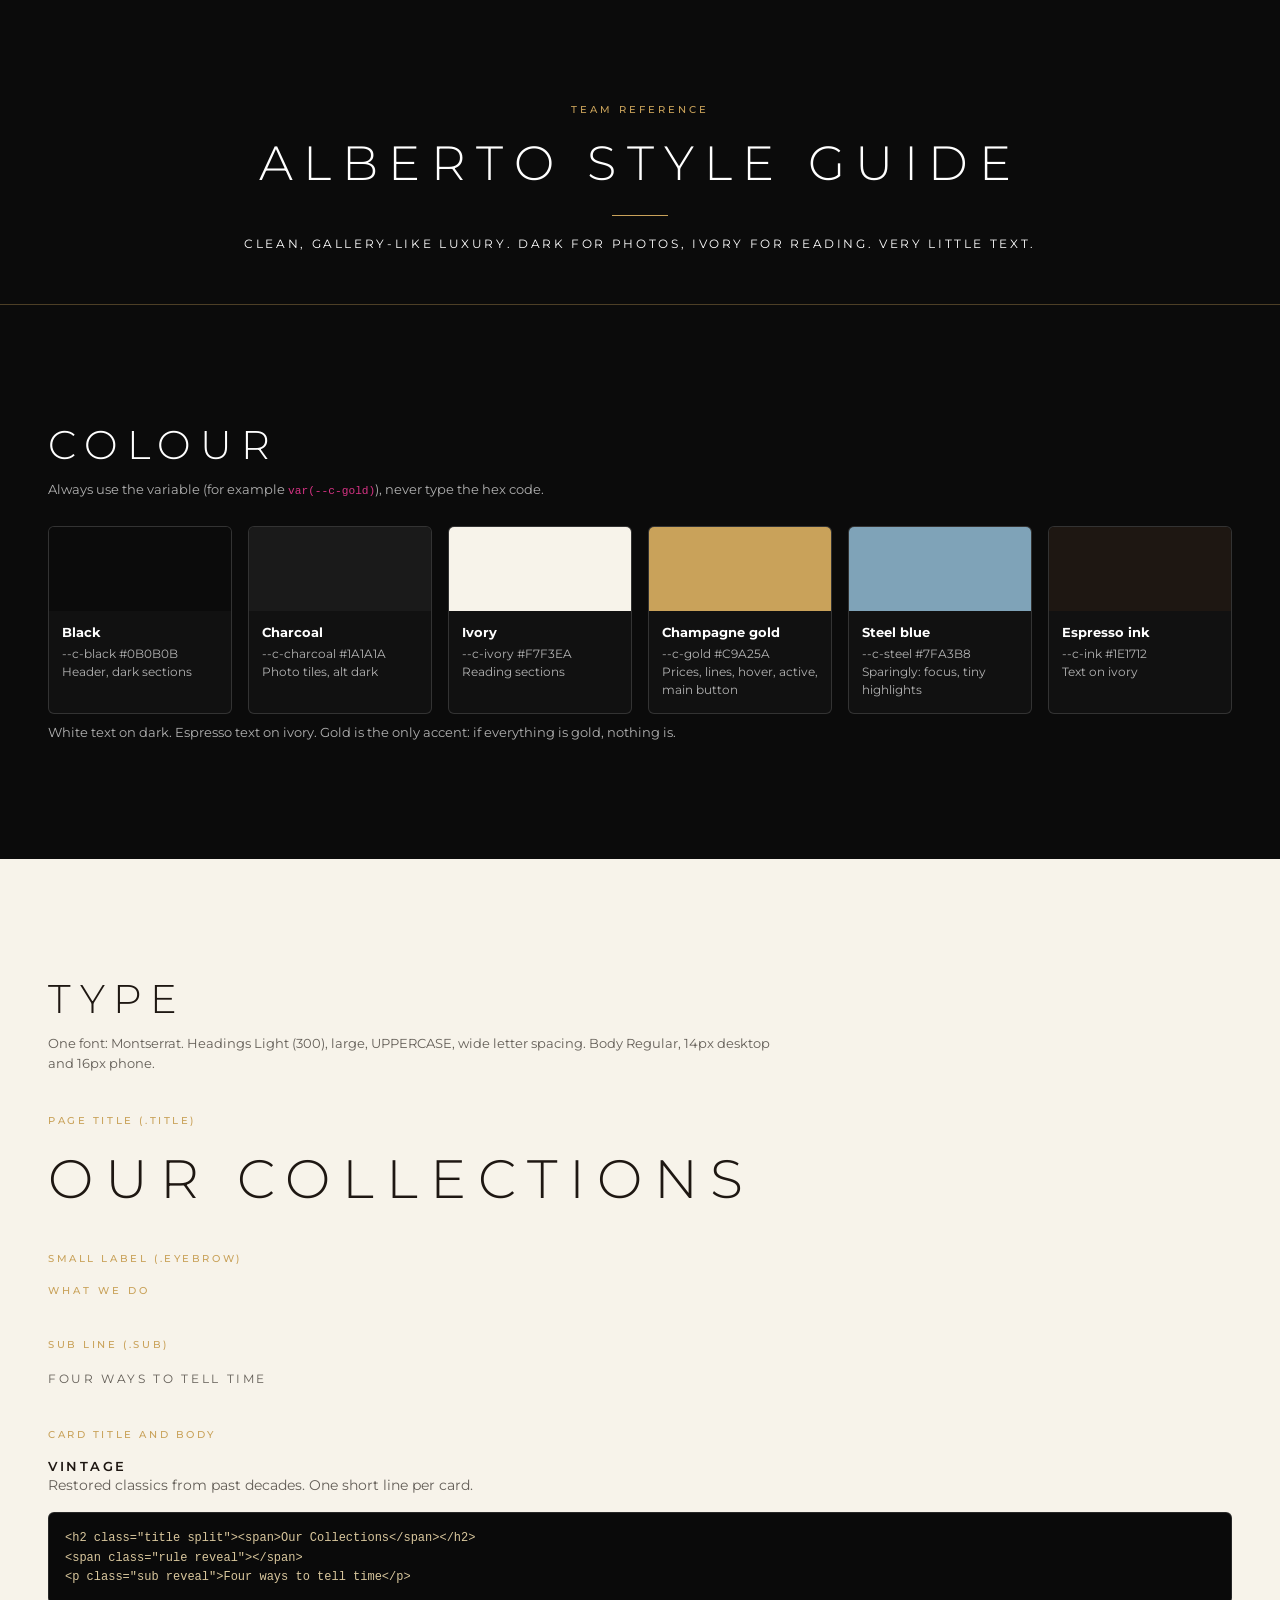
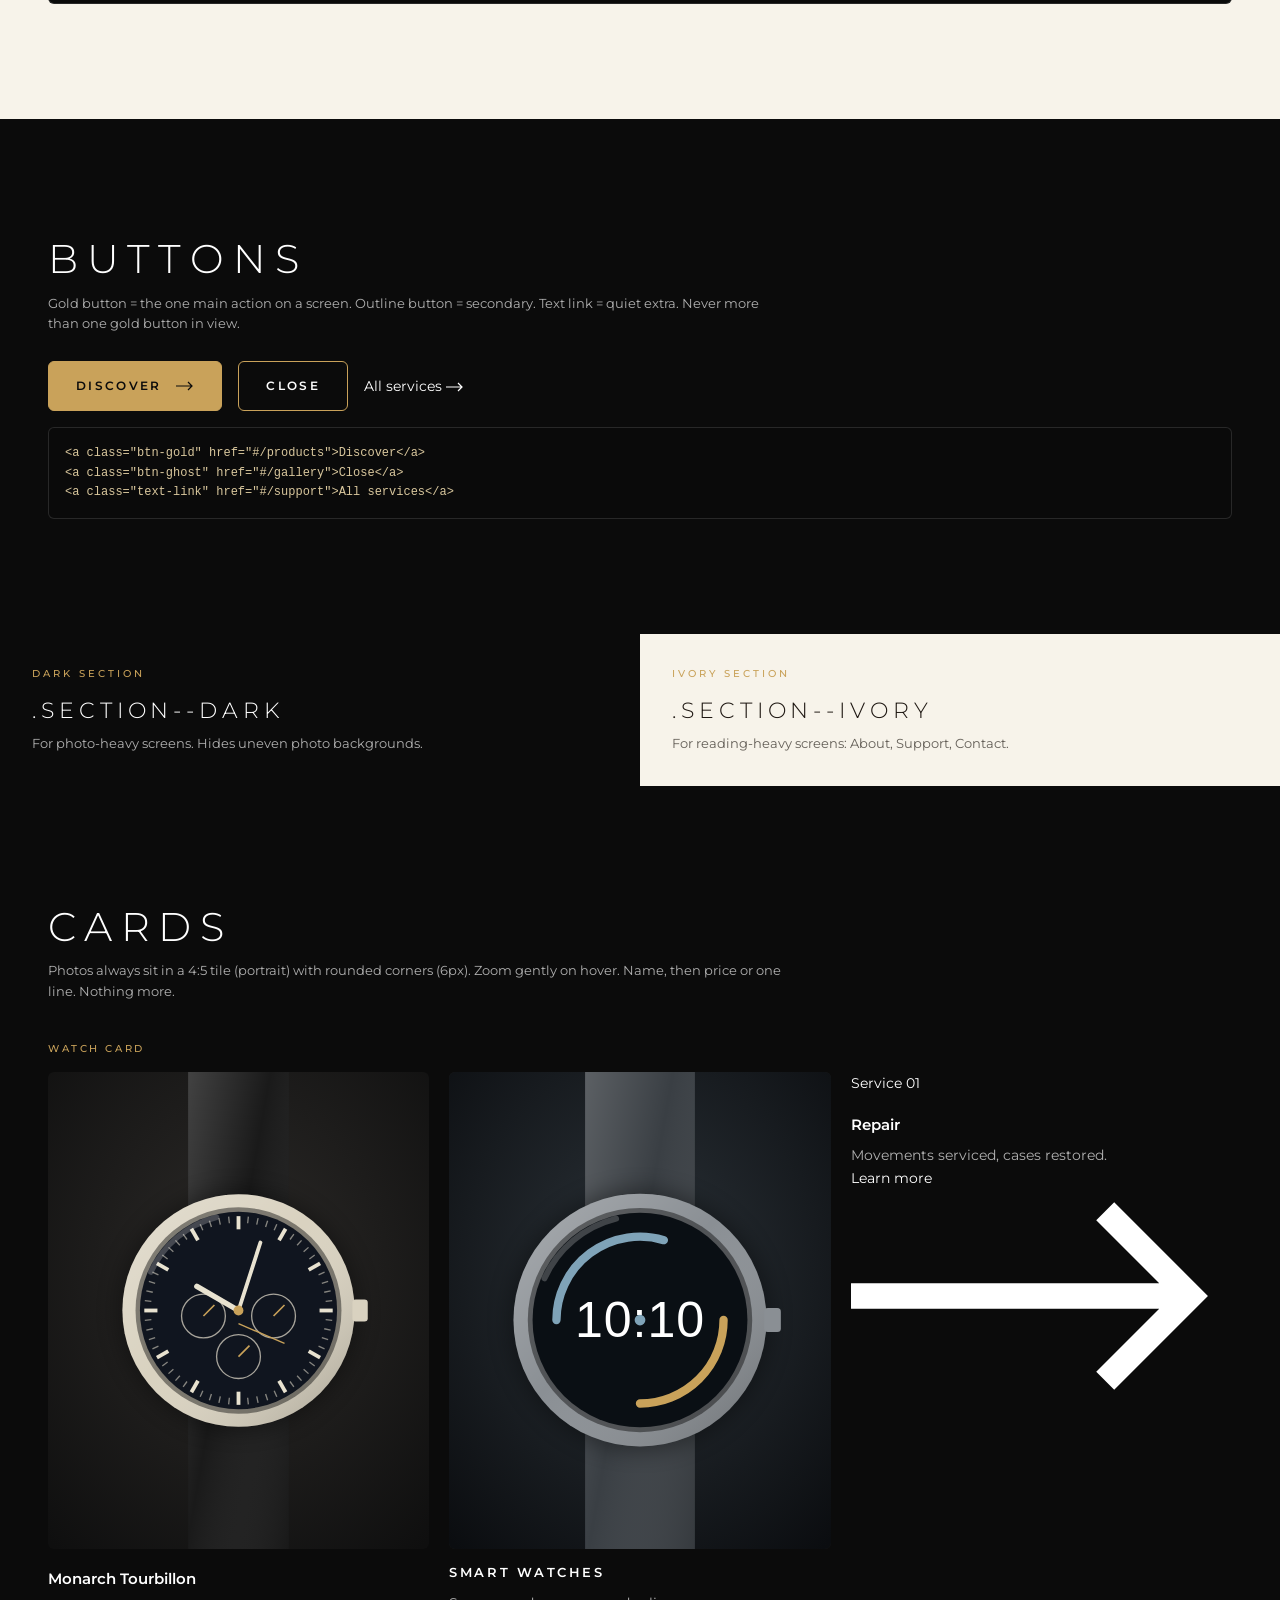
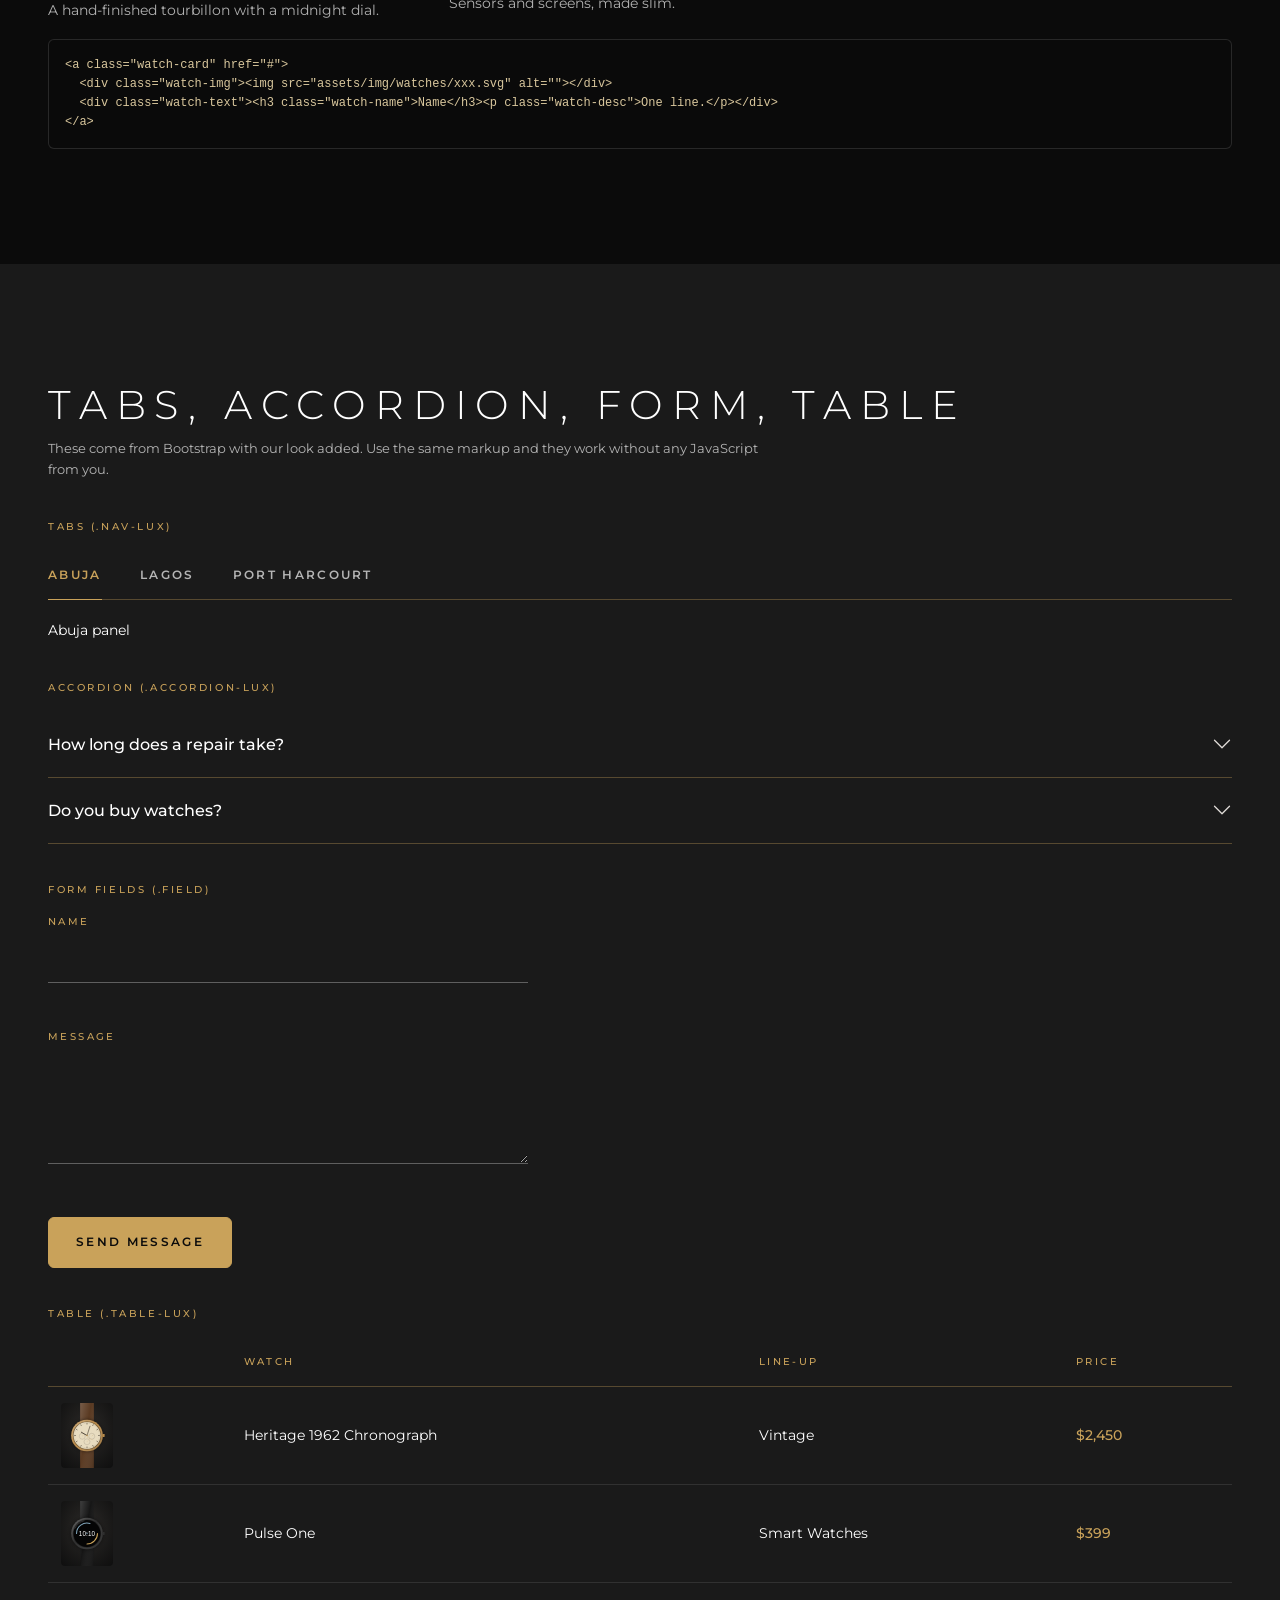
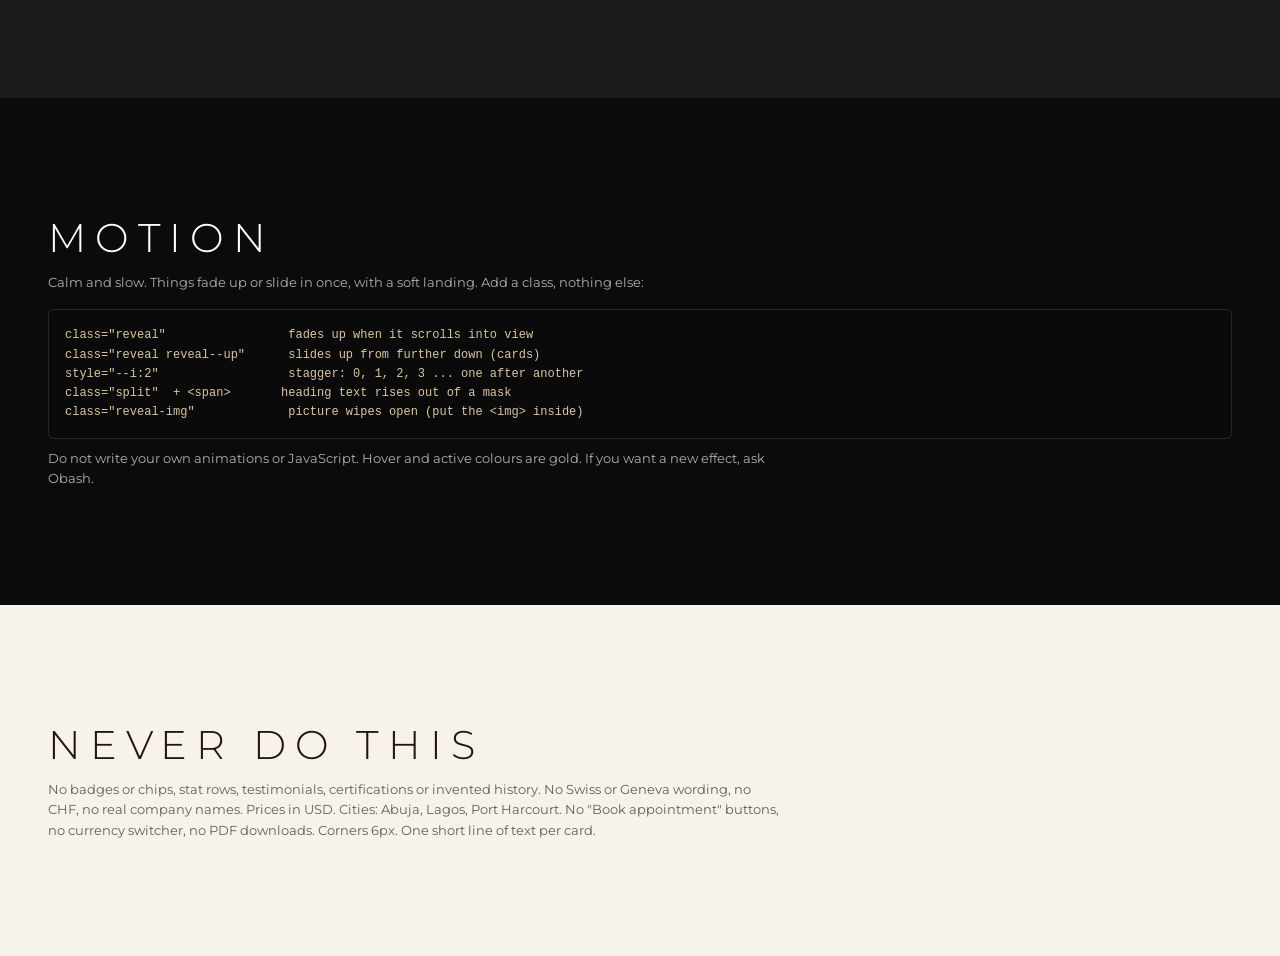
<file: docs/style-guide.html>
<!DOCTYPE html>
<html lang="en">
<head>
  <meta charset="utf-8">
  <meta name="viewport" content="width=device-width, initial-scale=1">
  <title>Alberto Style Guide</title>
  <script>document.documentElement.classList.add('js');</script>
  <link rel="stylesheet" href="../css/vendor.bootstrap.min.css">
  <link rel="stylesheet" href="../css/tokens.css">
  <link rel="stylesheet" href="../css/base.css">
  <link rel="stylesheet" href="../css/shell.css">
  <link rel="stylesheet" href="../css/components.css">
  <link rel="stylesheet" href="../css/home.css">
  <style>
    body { padding: 0; }
    .sg-note { font-size: .8rem; color: var(--c-muted-dark); margin-top: .6rem; max-width: 46rem; }
    .section--ivory .sg-note { color: var(--c-muted-light); }
    .sg-label { font-size: .62rem; letter-spacing: .26em; text-transform: uppercase; color: var(--c-gold); font-weight: 500; margin: 2.4rem 0 1rem; }
    .sg-swatches { display: grid; grid-template-columns: repeat(auto-fill, minmax(170px, 1fr)); gap: 1rem; }
    .sg-sw { border-radius: var(--radius); overflow: hidden; border: 1px solid rgba(255,255,255,.14); background: #111; }
    .sg-sw i { display: block; height: 84px; }
    .sg-sw b { display: block; padding: .7rem .8rem 0; font-size: .8rem; }
    .sg-sw span { display: block; padding: .1rem .8rem .8rem; font-size: .72rem; color: var(--c-muted-dark); }
    .sg-row { display: flex; flex-wrap: wrap; gap: 1rem; align-items: center; }
    .sg-grid3 { display: grid; grid-template-columns: repeat(auto-fit, minmax(240px, 1fr)); gap: 1.25rem; }
    pre { margin: 1rem 0 0; padding: 1rem; background: #0a0a0a; border: 1px solid rgba(255,255,255,.12); border-radius: var(--radius); color: #d9c79d; font-size: .75rem; overflow-x: auto; line-height: 1.6; }
    .sg-two { display: grid; grid-template-columns: 1fr 1fr; gap: 0; }
    @media (max-width: 767.98px) { .sg-two { grid-template-columns: 1fr; } }
    .sg-two > div { padding: 2rem; }
  </style>
</head>
<body>

<section class="page-head">
  <p class="eyebrow">Team reference</p>
  <h1 class="title">Alberto Style Guide</h1>
  <span class="rule"></span>
  <p class="sub">Clean, gallery-like luxury. Dark for photos, ivory for reading. Very little text.</p>
</section>

<!-- COLOUR -->
<section class="section section--dark">
  <div class="wrap">
    <h2 class="title">Colour</h2>
    <p class="sg-note">Always use the variable (for example <code>var(--c-gold)</code>), never type the hex code.</p>
    <div class="sg-swatches" style="margin-top:1.6rem">
      <div class="sg-sw"><i style="background:#0B0B0B"></i><b>Black</b><span>--c-black #0B0B0B<br>Header, dark sections</span></div>
      <div class="sg-sw"><i style="background:#1A1A1A"></i><b>Charcoal</b><span>--c-charcoal #1A1A1A<br>Photo tiles, alt dark</span></div>
      <div class="sg-sw"><i style="background:#F7F3EA"></i><b>Ivory</b><span>--c-ivory #F7F3EA<br>Reading sections</span></div>
      <div class="sg-sw"><i style="background:#C9A25A"></i><b>Champagne gold</b><span>--c-gold #C9A25A<br>Prices, lines, hover, active, main button</span></div>
      <div class="sg-sw"><i style="background:#7FA3B8"></i><b>Steel blue</b><span>--c-steel #7FA3B8<br>Sparingly: focus, tiny highlights</span></div>
      <div class="sg-sw"><i style="background:#1E1712"></i><b>Espresso ink</b><span>--c-ink #1E1712<br>Text on ivory</span></div>
    </div>
    <p class="sg-note">White text on dark. Espresso text on ivory. Gold is the only accent: if everything is gold, nothing is.</p>
  </div>
</section>

<!-- TYPE -->
<section class="section section--ivory">
  <div class="wrap">
    <h2 class="title">Type</h2>
    <p class="sg-note">One font: Montserrat. Headings Light (300), large, UPPERCASE, wide letter spacing. Body Regular, 14px desktop and 16px phone.</p>
    <div class="sg-label">Page title (.title)</div>
    <h1 class="title" style="font-size:clamp(2rem,5vw,3.4rem)">Our Collections</h1>
    <div class="sg-label">Small label (.eyebrow)</div>
    <p class="eyebrow">What we do</p>
    <div class="sg-label">Sub line (.sub)</div>
    <p class="sub" style="margin:0">Four ways to tell time</p>
    <div class="sg-label">Card title and body</div>
    <h3 style="font-size:.8rem;font-weight:600;letter-spacing:.2em;text-transform:uppercase">Vintage</h3>
    <p style="color:var(--c-muted-light)">Restored classics from past decades. One short line per card.</p>
    <pre>&lt;h2 class="title split"&gt;&lt;span&gt;Our Collections&lt;/span&gt;&lt;/h2&gt;
&lt;span class="rule reveal"&gt;&lt;/span&gt;
&lt;p class="sub reveal"&gt;Four ways to tell time&lt;/p&gt;</pre>
  </div>
</section>

<!-- BUTTONS -->
<section class="section section--dark">
  <div class="wrap">
    <h2 class="title">Buttons</h2>
    <p class="sg-note">Gold button = the one main action on a screen. Outline button = secondary. Text link = quiet extra. Never more than one gold button in view.</p>
    <div class="sg-row" style="margin-top:1.6rem">
      <a class="btn-gold" href="#">Discover <svg viewBox="0 0 18 10" fill="none" stroke="currentColor" stroke-width="1.2"><path d="M0 5h16M12 1l4 4-4 4"/></svg></a>
      <a class="btn-ghost" href="#">Close</a>
      <a class="text-link" href="#" style="margin-top:0">All services <svg width="18" height="10" viewBox="0 0 18 10" fill="none" stroke="currentColor" stroke-width="1.2"><path d="M0 5h16M12 1l4 4-4 4"/></svg></a>
    </div>
    <pre>&lt;a class="btn-gold" href="#/products"&gt;Discover&lt;/a&gt;
&lt;a class="btn-ghost" href="#/gallery"&gt;Close&lt;/a&gt;
&lt;a class="text-link" href="#/support"&gt;All services&lt;/a&gt;</pre>
  </div>
</section>

<!-- SECTIONS -->
<section class="section--dark">
  <div class="sg-two">
    <div style="background:var(--c-black)"><p class="eyebrow">Dark section</p><h3 class="title" style="font-size:1.4rem">.section--dark</h3><p class="sg-note">For photo-heavy screens. Hides uneven photo backgrounds.</p></div>
    <div style="background:var(--c-ivory);color:var(--c-ink)"><p class="eyebrow">Ivory section</p><h3 class="title" style="font-size:1.4rem">.section--ivory</h3><p class="sg-note" style="color:var(--c-muted-light)">For reading-heavy screens: About, Support, Contact.</p></div>
  </div>
</section>

<!-- CARDS -->
<section class="section section--dark">
  <div class="wrap">
    <h2 class="title">Cards</h2>
    <p class="sg-note">Photos always sit in a 4:5 tile (portrait) with rounded corners (6px). Zoom gently on hover. Name, then price or one line. Nothing more.</p>
    <div class="sg-label">Watch card</div>
    <div class="sg-grid3">
      <a class="watch-card" href="#"><div class="watch-img"><img src="../assets/img/watches/monarch-tourbillon.svg" alt=""></div><div class="watch-text"><h3 class="watch-name">Monarch Tourbillon</h3><p class="watch-desc">A hand-finished tourbillon with a midnight dial.</p></div></a>
      <a class="coll-card" href="#" style="opacity:1"><div class="coll-img"><img src="../assets/img/collections/smart.svg" alt=""></div><h3>Smart Watches</h3><p>Sensors and screens, made slim.</p></a>
      <a class="svc-card" href="#" style="min-height:0"><div class="svc-top"><span>Service 01</span></div><h3>Repair</h3><p>Movements serviced, cases restored.</p><div class="svc-foot"><span>Learn more</span><svg viewBox="0 0 18 10" fill="none" stroke="currentColor" stroke-width="1.2"><path d="M0 5h16M12 1l4 4-4 4"/></svg></div></a>
    </div>
    <pre>&lt;a class="watch-card" href="#"&gt;
  &lt;div class="watch-img"&gt;&lt;img src="assets/img/watches/xxx.svg" alt=""&gt;&lt;/div&gt;
  &lt;div class="watch-text"&gt;&lt;h3 class="watch-name"&gt;Name&lt;/h3&gt;&lt;p class="watch-desc"&gt;One line.&lt;/p&gt;&lt;/div&gt;
&lt;/a&gt;</pre>
  </div>
</section>

<!-- COMPONENTS -->
<section class="section section--charcoal">
  <div class="wrap">
    <h2 class="title">Tabs, accordion, form, table</h2>
    <p class="sg-note">These come from Bootstrap with our look added. Use the same markup and they work without any JavaScript from you.</p>

    <div class="sg-label">Tabs (.nav-lux)</div>
    <ul class="nav nav-lux" role="tablist">
      <li><button class="nav-link active" data-bs-toggle="tab" data-bs-target="#t1" type="button">Abuja</button></li>
      <li><button class="nav-link" data-bs-toggle="tab" data-bs-target="#t2" type="button">Lagos</button></li>
      <li><button class="nav-link" data-bs-toggle="tab" data-bs-target="#t3" type="button">Port Harcourt</button></li>
    </ul>
    <div class="tab-content" style="padding-top:1.2rem">
      <div class="tab-pane fade show active" id="t1">Abuja panel</div><div class="tab-pane fade" id="t2">Lagos panel</div><div class="tab-pane fade" id="t3">Port Harcourt panel</div>
    </div>

    <div class="sg-label">Accordion (.accordion-lux)</div>
    <div class="accordion accordion-lux" id="faq">
      <div class="accordion-item"><h3 class="accordion-header"><button class="accordion-button collapsed" type="button" data-bs-toggle="collapse" data-bs-target="#q1">How long does a repair take?</button></h3>
        <div id="q1" class="accordion-collapse collapse" data-bs-parent="#faq"><div class="accordion-body">Plain, short answer here.</div></div></div>
      <div class="accordion-item"><h3 class="accordion-header"><button class="accordion-button collapsed" type="button" data-bs-toggle="collapse" data-bs-target="#q2">Do you buy watches?</button></h3>
        <div id="q2" class="accordion-collapse collapse" data-bs-parent="#faq"><div class="accordion-body">Plain, short answer here.</div></div></div>
    </div>

    <div class="sg-label">Form fields (.field)</div>
    <div style="max-width:30rem">
      <div class="field"><label for="sgn">Name</label><input id="sgn" type="text"><span class="error"></span></div>
      <div class="field"><label for="sgm">Message</label><textarea id="sgm"></textarea><span class="error"></span></div>
      <button class="btn-gold" type="button">Send message</button>
    </div>

    <div class="sg-label">Table (.table-lux)</div>
    <table class="table-lux">
      <thead><tr><th></th><th>Watch</th><th>Line-up</th><th>Price</th></tr></thead>
      <tbody>
        <tr><td><img src="../assets/img/watches/heritage-1962-chronograph.svg" alt=""></td><td>Heritage 1962 Chronograph</td><td>Vintage</td><td class="price">$2,450</td></tr>
        <tr><td><img src="../assets/img/watches/pulse-one.svg" alt=""></td><td>Pulse One</td><td>Smart Watches</td><td class="price">$399</td></tr>
      </tbody>
    </table>
  </div>
</section>

<!-- MOTION -->
<section class="section section--dark">
  <div class="wrap">
    <h2 class="title">Motion</h2>
    <p class="sg-note">Calm and slow. Things fade up or slide in once, with a soft landing. Add a class, nothing else:</p>
    <pre>class="reveal"                 fades up when it scrolls into view
class="reveal reveal--up"      slides up from further down (cards)
style="--i:2"                  stagger: 0, 1, 2, 3 ... one after another
class="split"  + &lt;span&gt;       heading text rises out of a mask
class="reveal-img"             picture wipes open (put the &lt;img&gt; inside)</pre>
    <p class="sg-note">Do not write your own animations or JavaScript. Hover and active colours are gold. If you want a new effect, ask Obash.</p>
  </div>
</section>

<section class="section section--ivory">
  <div class="wrap">
    <h2 class="title">Never do this</h2>
    <p class="sg-note">No badges or chips, stat rows, testimonials, certifications or invented history. No Swiss or Geneva wording, no CHF, no real company names. Prices in USD. Cities: Abuja, Lagos, Port Harcourt. No "Book appointment" buttons, no currency switcher, no PDF downloads. Corners 6px. One short line of text per card.</p>
  </div>
</section>

<script src="../js/vendor/jquery.min.js"></script>
<script src="../js/vendor/bootstrap.bundle.min.js"></script>
<script>
  // reveal-on-scroll so the guide behaves like the site
  document.querySelectorAll('.reveal,.split,.reveal-img').forEach(function (e) { e.classList.add('in'); });
</script>
</body>
</html>
</file>
<file: css/tokens.css>
/* ==========================================================
   DESIGN TOKENS  (owner: Obash)
   Change a value here and it changes everywhere.
   ========================================================== */
@font-face {
  font-family: 'Montserrat';
  src: url('../assets/fonts/montserrat-latin-wght-normal.woff2') format('woff2');
  font-weight: 100 900; font-style: normal; font-display: swap;
}
@font-face {
  font-family: 'Montserrat';
  src: url('../assets/fonts/montserrat-latin-wght-italic.woff2') format('woff2');
  font-weight: 100 900; font-style: italic; font-display: swap;
}
/* Display serif: ONE italic accent word inside a heading, never body text (see .title em in base.css) */
@font-face {
  font-family: 'Cormorant Garamond';
  src: url('../assets/fonts/cormorant-garamond-latin-wght-italic.woff2') format('woff2');
  font-weight: 300 700; font-style: italic; font-display: swap;
}

:root {
  /* Colour */
  --c-black: #0B0B0B;
  --c-charcoal: #1A1A1A;
  --c-ivory: #F7F3EA;
  --c-ivory-deep: #EFE9DA;
  --c-gold: #C9A25A;        /* primary: prices, hairlines, hover, active, buttons */
  --c-gold-light: #DDBE82;
  --c-steel: #7FA3B8;       /* sparingly: focus and small highlights */
  --c-ink: #1E1712;         /* text on ivory */
  --c-white: #FFFFFF;
  --c-line-dark: rgba(201, 162, 90, .35);
  --c-line-light: rgba(30, 23, 18, .16);
  --c-muted-dark: rgba(255, 255, 255, .68);
  --c-muted-light: rgba(30, 23, 18, .68);

  /* Type */
  --font: 'Montserrat', system-ui, -apple-system, 'Segoe UI', Roboto, sans-serif;
  --font-display: 'Cormorant Garamond', 'Times New Roman', Georgia, serif;   /* italic accent word in headings */
  --fs-h1: clamp(2.25rem, 7vw, 5.5rem);
  --fs-h2: clamp(1.5rem, 3.2vw, 2.5rem);
  --fs-h3: .8rem;
  --track-wide: .22em;

  /* Space and shape */
  --gutter: clamp(1.25rem, 4vw, 3rem);
  --content-w: 1320px;
  --radius: 6px;
  --header-h: 64px;
  --ticker-h: 36px;

  /* Motion */
  --ease: cubic-bezier(.22, .61, .36, 1);
  --ease-out: cubic-bezier(.16, 1, .3, 1);   /* fast start, long soft landing */
  --dur-fast: .2s;
  --dur: .6s;
  --dur-slow: 1s;

  /* Layers */
  --z-header: 1030;
  --z-menu: 1100;
}

@media (max-width: 575.98px) {
  :root { --header-h: 58px; }
}
</file>
<file: css/base.css>
/* ==========================================================
   BASE  (owner: Obash) - page defaults, buttons, scroll reveal helpers
   ========================================================== */
*, *::before, *::after { box-sizing: border-box; }
html { -webkit-text-size-adjust: 100%; }
body {
  margin: 0;
  background: var(--c-black);
  color: var(--c-white);
  font-family: var(--font);
  font-weight: 400;
  font-size: 1rem;                    /* 16px on mobile */
  line-height: 1.6;
  padding-top: var(--header-h);
  overflow-x: clip;
  -webkit-font-smoothing: antialiased;
}
@media (min-width: 768px) { body { font-size: .875rem; } }   /* 14px on desktop */
body.menu-open { overflow: hidden; }

a { color: inherit; text-decoration: none; }
img { max-width: 100%; display: block; }
button { font-family: inherit; }
h1, h2, h3, h4, p, ul { margin: 0; padding: 0; }
ul { list-style: none; }
:focus-visible { outline: 2px solid var(--c-steel); outline-offset: 3px; }

#app { min-height: 60vh; }

/* ---- layout helpers ---- */
.wrap { max-width: var(--content-w); margin-inline: auto; }
.section { padding: clamp(4rem, 9vw, 8rem) var(--gutter); position: relative; }
.section--dark { background: var(--c-black); color: var(--c-white); }
.section--charcoal { background: var(--c-charcoal); color: var(--c-white); }
.section--ivory { background: var(--c-ivory); color: var(--c-ink); }

.title {
  font-weight: 300; text-transform: uppercase; letter-spacing: var(--track-wide);
  font-size: var(--fs-h2); line-height: 1.25;
}
/* two-tone heading: Montserrat Light plus ONE italic serif word, e.g. Our <em>Services</em> */
.title em, .featured-title em { font-family: var(--font-display); font-style: italic; font-weight: 400; font-size: 1.16em; line-height: 1; letter-spacing: .03em; }
.rule { display: block; width: 56px; height: 1px; background: var(--c-gold); margin: 1.4rem auto 0; transform-origin: center; }
.sub { font-size: .75rem; letter-spacing: .22em; text-transform: uppercase; margin-top: 1.1rem; }
.section--ivory .sub { color: var(--c-muted-light); }
.section--dark .sub, .section--charcoal .sub { color: var(--c-muted-dark); }
.center { text-align: center; }

/* ---- buttons ---- */
.btn-gold, .btn-ghost {
  display: inline-flex; align-items: center; gap: .9rem;
  padding: .95rem 1.7rem; border-radius: var(--radius);
  font-size: .72rem; font-weight: 600; letter-spacing: .2em; text-transform: uppercase;
  border: 1px solid var(--c-gold); cursor: pointer;
  transition: background var(--dur-fast) var(--ease), color var(--dur-fast) var(--ease), border-color var(--dur-fast) var(--ease);
}
.btn-gold { background: var(--c-gold); color: var(--c-black); }
.btn-gold:hover { background: var(--c-gold-light); border-color: var(--c-gold-light); color: var(--c-black); }
.btn-ghost { background: transparent; color: var(--c-white); }
.btn-ghost:hover { background: var(--c-gold); color: var(--c-black); }
.btn-gold svg, .btn-ghost svg { width: 18px; height: 10px; transition: transform var(--dur-fast) var(--ease); }
.btn-gold:hover svg, .btn-ghost:hover svg { transform: translateX(5px); }

/* text link with a line before it: <a class="link-line">Discover more</a>. Inside a card, the whole card is the hover target. */
.link-line { display: inline-flex; align-items: center; gap: .9rem; font-size: .8rem; font-weight: 500; letter-spacing: .02em; color: var(--c-white); transition: color var(--dur-fast) var(--ease); }
.link-line::before { content: ''; width: 46px; height: 1px; background: var(--c-gold); transition: width .5s var(--ease); }
.link-line:hover, a:hover > .link-line, a:hover .link-line { color: var(--c-gold); }
.link-line:hover::before, a:hover > .link-line::before, a:hover .link-line::before { width: 70px; }

/* ---- scroll reveal (activated by js/motion.js) ---- */
.js .reveal {
  opacity: 0; transform: translateY(30px);
  transition: opacity var(--dur-slow) var(--ease), transform var(--dur-slow) var(--ease);
  transition-delay: calc(var(--i, 0) * 110ms);
}
.js .reveal.in { opacity: 1; transform: none; }

/* heading text rises out of a mask */
.js .split { display: block; overflow: hidden; padding-bottom: .12em; margin-bottom: -.12em; }
.js .split > span { display: block; transform: translateY(110%); transition: transform 1s var(--ease); transition-delay: calc(var(--i, 0) * 110ms); }
.js .split.in > span { transform: none; }

/* thin gold line draws itself */
.js .rule.reveal { opacity: 1; transform: scaleX(0); transition: transform 1.1s var(--ease) .25s; }
.js .rule.reveal.in { transform: scaleX(1); }

/* image wipes open, then settles (the wrapper is watched, the picture inside is clipped) */
.js .reveal-img img { clip-path: inset(0 0 100% 0); transform: scale(1.2); transition: clip-path 1.2s var(--ease), transform 1.6s var(--ease); transition-delay: calc(var(--i, 0) * 130ms); }
.js .reveal-img.in img { clip-path: inset(0 0 0 0); transform: scale(1); }

@media (prefers-reduced-motion: reduce) {
  *, *::before, *::after { animation: none !important; transition: none !important; scroll-behavior: auto !important; }
  .js .reveal, .js .split > span, .js .reveal-img img, .js .rule.reveal { opacity: 1 !important; transform: none !important; clip-path: none !important; }
}
</file>
<file: css/shell.css>
/* ==========================================================
   SHELL  (owner: Obash) - header, hamburger menu, ticker, footer, watch popup
   ========================================================== */

/* ---------- Header ---------- */
.site-header {
  position: fixed; inset: 0 0 auto 0; height: var(--header-h); z-index: var(--z-header);
  display: grid; grid-template-columns: 1fr auto 1fr; align-items: center;
  padding: 0 var(--gutter); background: var(--c-black);
  border-bottom: 1px solid var(--c-line-dark);
}
.scroll-progress {
  position: absolute; left: 0; bottom: -1px; height: 2px; width: 100%;
  background: var(--c-gold); transform: scaleX(var(--p, 0)); transform-origin: 0 50%;
}

.hb {
  justify-self: start; width: 44px; height: 44px; margin-left: -10px; background: none; border: 0; cursor: pointer;
  display: flex; flex-direction: column; justify-content: center; gap: 7px; padding: 0 10px;
}
.hb span { display: block; height: 1px; background: var(--c-white); transition: width var(--dur-fast) var(--ease), background var(--dur-fast); }
.hb span:first-child { width: 24px; }
.hb span:last-child { width: 15px; }
.hb:hover span { background: var(--c-gold); width: 24px; }

.logo { display: flex; align-items: center; gap: .7rem; justify-self: center; color: var(--c-white); }
.logo svg { width: 30px; height: 30px; flex: none; }
.logo-text { display: flex; flex-direction: column; line-height: 1; }
.logo-name { font-weight: 300; font-size: 1.15rem; letter-spacing: .38em; padding-left: .38em; }
.logo-sub { font-size: .5rem; font-weight: 500; letter-spacing: .42em; color: var(--c-gold); margin-top: .45rem; }
@media (max-width: 575.98px) { .logo svg { width: 24px; height: 24px; } .logo-name { font-size: .95rem; } .logo-sub { font-size: .42rem; } }

.hdr-right { justify-self: end; display: flex; align-items: center; gap: clamp(.6rem, 1.6vw, 1.4rem); }
.icon-link { display: grid; place-items: center; width: 34px; height: 34px; color: var(--c-white); transition: color var(--dur-fast); }
.icon-link svg { width: 18px; height: 18px; }
.icon-link:hover, .icon-link.active { color: var(--c-gold); }
@media (max-width: 575.98px) { .icon-link { display: none; } }

.visitors { display: flex; align-items: center; gap: .5rem; font-size: .7rem; letter-spacing: .16em; color: var(--c-gold); font-variant-numeric: tabular-nums; white-space: nowrap; }
.visitors svg { width: 18px; height: 18px; flex: none; }
.visitors-label { text-transform: uppercase; color: var(--c-muted-dark); }
@media (max-width: 767.98px) { .visitors-label { display: none; } }

/* ---------- Hamburger menu ---------- */
.menu { position: fixed; inset: 0; z-index: var(--z-menu); visibility: hidden; transition: visibility 0s linear .5s; }
.menu.is-open { visibility: visible; transition-delay: 0s; }
.menu-backdrop {
  position: absolute; inset: 0; background: rgba(0, 0, 0, .55);
  -webkit-backdrop-filter: blur(7px); backdrop-filter: blur(7px);
  opacity: 0; transition: opacity .5s var(--ease);
}
.menu.is-open .menu-backdrop { opacity: 1; }

.menu-panel {
  position: absolute; inset: 0 auto 0 0; width: 100%; max-width: 100%;
  background: var(--c-ivory); color: var(--c-ink);
  transform: translateX(-100%); transition: transform .55s var(--ease);
  overflow-y: auto; display: flex; flex-direction: column;
}
.menu.is-open .menu-panel { transform: none; }
@media (min-width: 992px) { .menu-panel { width: 40vw; min-width: 420px; overflow: visible; } }

.menu-close { position: absolute; top: 1.4rem; left: var(--gutter); width: 40px; height: 40px; display: grid; place-items: center; background: none; border: 0; cursor: pointer; color: var(--c-ink); transition: color var(--dur-fast), transform .4s var(--ease); z-index: 2; }
.menu-close svg { width: 22px; height: 22px; }
.menu-close:hover { color: var(--c-gold); transform: rotate(90deg); }

.menu-main { padding: 6.5rem var(--gutter) 2rem; flex: 1; display: flex; flex-direction: column; }
.menu-top {
  display: inline-block; background: none; border: 0; padding: 0; cursor: pointer; text-align: left; color: var(--c-ink);   /* the button is only as wide as the word, so only the word reacts to the mouse */
  font-size: clamp(1.7rem, 3vw, 2.5rem); font-weight: 300; line-height: 1.25;
  transition: color var(--dur-fast) var(--ease);
}
.menu-top span { display: inline-block; padding: .45rem 0 3px; background: linear-gradient(var(--c-gold), var(--c-gold)) 0 100% / 0 1px no-repeat; transition: background-size .4s var(--ease); }
.menu-top:hover, .menu-item.is-open > .menu-top, .menu-item.has-active > .menu-top { color: var(--c-gold); }
.menu-top:hover span, .menu-item.is-open > .menu-top span { background-size: 100% 1px; }

.menu-list > li { opacity: 0; transform: translateX(-18px); transition: opacity .5s var(--ease), transform .5s var(--ease); }
.menu.is-open .menu-list > li { opacity: 1; transform: none; transition-delay: calc(.12s + var(--i) * .06s); }

.menu-links a { display: inline-block; font-size: 1rem; font-weight: 400; padding: .42rem 0; color: var(--c-ink); transition: color var(--dur-fast), padding-left var(--dur-fast) var(--ease); }
.menu-links a:hover, .menu-links a.active { color: var(--c-gold); }
.menu-links a:hover { padding-left: .35rem; }

/* sub column: mobile = accordion, desktop = slide-out panel */
.menu-sub { max-height: 0; overflow: hidden; transition: max-height .5s var(--ease); }
.menu-item.is-open > .menu-sub { max-height: 640px; }
.menu-sub-inner { padding: .4rem 0 1rem .2rem; }

@media (min-width: 992px) {
  .menu-sub {
    position: absolute; left: 100%; top: 0; bottom: 0; width: min(34vw, 540px);
    max-height: none; overflow-y: auto; background: #EEE7D6; border-left: 1px solid var(--c-line-light);
    opacity: 0; visibility: hidden; transition: none; clip-path: inset(0 0 0 0);
  }
  /* first hover: the panel fades in. Moving to another word: the panel stays exactly where it is (no sliding, no bouncing)
     and only its content is drawn again with a fade down. js/menu.js adds .is-switching to .menu for that case. */
  .menu-item.is-open > .menu-sub { max-height: none; opacity: 1; visibility: visible; animation: subPanel .6s var(--ease-out) both; }
  .menu.is-switching .menu-item.is-open > .menu-sub { animation: none; }
  /* the entries (links, photo tiles) arrive one after another: a soft fade with a small drop, long ease-out */
  .menu-item.is-open > .menu-sub .menu-sub-inner a { --base: .3s; animation: subDown .9s var(--ease-out) calc(var(--base) + var(--k, 0) * 70ms) both; }   /* first open: after the panel has extended */
  .menu.is-switching .menu-item.is-open > .menu-sub .menu-sub-inner a { --base: .06s; }
  .menu-sub-inner { padding: 6.5rem clamp(1.5rem, 3vw, 3rem) 2rem; }
  .menu-links a { font-size: 1.15rem; font-weight: 300; }
}

/* the grey panel EXTENDS out of the ivory one, left to right */
@keyframes subPanel { from { clip-path: inset(0 100% 0 0); } to { clip-path: inset(0 0 0 0); } }
@keyframes subDown { from { opacity: 0; transform: translateY(-8px); } to { opacity: 1; transform: none; } }

/* photo tiles (Collections only) */
.tiles { display: grid; grid-template-columns: repeat(3, minmax(110px, 1fr)); gap: .6rem; overflow-x: auto; padding-bottom: .4rem; margin-bottom: .6rem; scroll-snap-type: x mandatory; }
.tile { position: relative; display: block; aspect-ratio: 4 / 5; overflow: hidden; border-radius: var(--radius); background: var(--c-charcoal); scroll-snap-align: start; }
.tile img { width: 100%; height: 100%; object-fit: cover; transition: transform .8s var(--ease); }
.tile span {
  position: absolute; left: .5rem; right: .5rem; bottom: .5rem; padding: .55rem .5rem; text-align: center; border-radius: 4px;
  background: rgba(11, 11, 11, .62); -webkit-backdrop-filter: blur(6px); backdrop-filter: blur(6px);
  color: var(--c-white); font-size: .72rem; font-weight: 500; letter-spacing: .14em; text-transform: uppercase;
  transition: background var(--dur-fast), color var(--dur-fast);
}
.tile:hover img { transform: scale(1.07); }
.tile:hover span, .tile.active span { background: var(--c-gold); color: var(--c-black); }
/* desktop: a small mosaic. Luxury is the tall tile on the left, the other two are stacked on the right. */
@media (min-width: 992px) {
  .tiles { grid-template-columns: 1fr 1fr; grid-template-rows: 1fr 1fr; aspect-ratio: 1 / 1.15; overflow: visible; margin-bottom: 1.4rem; }
  .tile { aspect-ratio: auto; min-height: 0; }
  .tile:nth-child(2) { grid-column: 1; grid-row: 1 / 3; }
  .tile:nth-child(1) { grid-column: 2; grid-row: 1; }
  .tile:nth-child(3) { grid-column: 2; grid-row: 2; }
}

.menu-utility { display: flex; flex-wrap: wrap; gap: 1.4rem; margin-top: auto; padding-top: 2.5rem; border-top: 1px solid var(--c-line-light); }
.menu-utility a { display: flex; align-items: center; gap: .55rem; font-size: .8rem; color: var(--c-ink); transition: color var(--dur-fast); }
.menu-utility a svg { width: 18px; height: 18px; }
.menu-utility a:hover, .menu-utility a.active { color: var(--c-gold); }
.menu-utility { margin-top: 2.5rem; }
@media (min-height: 760px) { .menu-utility { margin-top: auto; } }

/* ---------- Ticker ---------- */
.ticker {
  position: relative; width: 100%; height: var(--ticker-h);          /* sits at the very bottom of the footer, scrolls with the page */
  background: var(--c-black); border-top: 1px solid var(--c-line-dark); overflow: hidden; display: flex; align-items: center;
}
.ticker-track { display: flex; width: max-content; animation: ticker 55s linear infinite; will-change: transform; }
.ticker:hover .ticker-track { animation-play-state: paused; }
.ticker-group { display: flex; flex: none; }
.tk-item { display: inline-flex; align-items: center; white-space: nowrap; padding-right: 2rem; font-size: .68rem; font-weight: 500; letter-spacing: .16em; text-transform: uppercase; color: var(--c-gold); font-variant-numeric: tabular-nums; }
.tk-item::after { content: ''; width: 5px; height: 5px; background: currentColor; transform: rotate(45deg); margin-left: 2rem; opacity: .7; }
.tk-label { color: var(--c-muted-dark); margin-right: .6rem; }
@keyframes ticker { to { transform: translateX(-50%); } }

/* ---------- Footer ---------- */
.site-footer { background: var(--c-black); color: var(--c-white); padding: clamp(3.5rem, 7vw, 6rem) var(--gutter) 2rem; border-top: 1px solid var(--c-line-dark); }
.footer-grid { display: grid; grid-template-columns: repeat(4, 1fr) 1.4fr; gap: 2.5rem 2rem; }
@media (max-width: 991.98px) { .footer-grid { grid-template-columns: 1fr 1fr; } .footer-follow { grid-column: 1 / -1; } }
.footer-col h4 { font-size: .8rem; font-weight: 600; letter-spacing: .2em; text-transform: uppercase; margin-bottom: 1.2rem; }
.footer-col a { display: block; padding: .3rem 0; color: var(--c-muted-dark); font-size: .875rem; transition: color var(--dur-fast), padding-left var(--dur-fast) var(--ease); }
.footer-col a:hover, .footer-col a.active { color: var(--c-gold); padding-left: .3rem; }
.footer-follow h4 { display: flex; align-items: center; gap: 1rem; }
.footer-follow h4::after { content: ''; flex: 1; height: 1px; background: var(--c-line-dark); }
.socials { display: flex; gap: 1rem; margin-top: .4rem; }
.socials a { width: 38px; height: 38px; display: grid; place-items: center; border: 1px solid var(--c-line-dark); border-radius: 50%; color: var(--c-white); transition: background var(--dur-fast), color var(--dur-fast), border-color var(--dur-fast); }
.socials a:hover { background: var(--c-gold); color: var(--c-black); border-color: var(--c-gold); }
.socials svg { width: 17px; height: 17px; }
.footer-base { margin-top: clamp(2.5rem, 5vw, 4.5rem); padding-top: 2rem; border-top: 1px solid rgba(255, 255, 255, .14); text-align: center; }
.footer-word { font-weight: 300; font-size: 1.25rem; letter-spacing: .38em; padding-left: .38em; }
.footer-word small { display: block; font-size: .5rem; letter-spacing: .42em; color: var(--c-gold); margin-top: .5rem; font-weight: 500; }
.footer-copy { margin-top: 1.4rem; font-size: .72rem; color: var(--c-muted-dark); letter-spacing: .06em; }

/* ---------- Watch popup (Bootstrap modal, restyled): big photo on the left, dark detail panel on the right ---------- */
.watch-modal .modal-content { background: #0D0D0D; color: var(--c-white); border: 1px solid var(--c-line-dark); border-radius: var(--radius); overflow: hidden; }
.watch-modal .btn-close { position: absolute; top: 1rem; right: 1rem; z-index: 3; filter: invert(1); opacity: .8; transition: opacity var(--dur-fast), transform .4s var(--ease); }
.watch-modal .btn-close:hover { opacity: 1; transform: rotate(90deg); }
.wm-grid { display: grid; grid-template-columns: 1fr; }
@media (min-width: 768px) { .wm-grid { grid-template-columns: minmax(0, 1.05fr) minmax(0, 1fr); min-height: min(600px, 86vh); } }
.wm-photo { position: relative; overflow: hidden; background: var(--c-charcoal); aspect-ratio: 4 / 3.4; }
.wm-photo::after { content: ''; position: absolute; inset: 0; background: linear-gradient(180deg, rgba(0,0,0,0) 62%, rgba(0,0,0,.72) 100%); pointer-events: none; }
.wm-photo img { width: 100%; height: 100%; object-fit: cover; transform: scale(1.06); transition: transform 2.4s var(--ease-out); }
.watch-modal.show .wm-photo img { transform: none; }
@media (min-width: 768px) { .wm-photo { aspect-ratio: auto; } .wm-photo img { position: absolute; inset: 0; } }
.wm-cap { position: absolute; left: 1.4rem; bottom: 1.2rem; z-index: 1; display: flex; align-items: center; gap: .6rem; font-size: .6rem; font-weight: 500; letter-spacing: .22em; text-transform: uppercase; color: var(--c-muted-dark); }
.wm-dot { display: inline-block; width: 6px; height: 6px; border-radius: 50%; background: var(--c-gold); flex: none; }

.wm-body { padding: clamp(1.6rem, 3.2vw, 2.8rem); display: flex; flex-direction: column; justify-content: center; min-width: 0; background: #0D0D0D; }
.wm-top { display: flex; justify-content: space-between; align-items: baseline; gap: 1rem; padding-right: 2rem; }
.wm-line { font-size: .62rem; font-weight: 500; letter-spacing: .26em; text-transform: uppercase; color: var(--c-gold); }
.wm-ref { font-size: .58rem; letter-spacing: .2em; text-transform: uppercase; color: var(--c-muted-dark); white-space: nowrap; }
.wm-name { font-weight: 300; font-size: clamp(1.5rem, 2.7vw, 2.15rem); line-height: 1.2; letter-spacing: .1em; text-transform: uppercase; margin: 1rem 0 1.2rem; }
.wm-price { display: flex; align-items: baseline; gap: .9rem; }
.wm-price span { font-size: .6rem; font-weight: 500; letter-spacing: .22em; text-transform: uppercase; color: var(--c-muted-dark); }
.wm-price b { color: var(--c-gold); font-weight: 500; font-size: 1.2rem; letter-spacing: .08em; }
.wm-desc { margin: 1.3rem 0 1.6rem; color: var(--c-muted-dark); font-size: .9rem; line-height: 1.75; }
.wm-specs { display: grid; grid-template-columns: 1fr 1fr; gap: 1.3rem 1.4rem; margin: 0 0 1.8rem; padding: 1.4rem; background: #171717; border-radius: var(--radius); }
.wm-specs dt { font-size: .58rem; letter-spacing: .22em; text-transform: uppercase; color: var(--c-muted-dark); font-weight: 500; }
.wm-specs dd { margin: .35rem 0 0; font-size: .9rem; }
.wm-cta { display: flex; justify-content: center; align-items: center; gap: .9rem; padding: 1.05rem 1.4rem; border: 1px solid var(--c-gold); border-radius: var(--radius); color: var(--c-gold); font-size: .68rem; font-weight: 600; letter-spacing: .22em; text-transform: uppercase; transition: background var(--dur-fast) var(--ease), color var(--dur-fast) var(--ease); }
.wm-cta svg { width: 18px; height: 10px; transition: transform var(--dur-fast) var(--ease); }
.wm-cta:hover { background: var(--c-gold); color: var(--c-black); }
.wm-cta:hover svg { transform: translateX(5px); }
.wm-foot { display: flex; justify-content: space-between; align-items: center; flex-wrap: wrap; gap: .5rem 1rem; margin-top: 1rem; font-size: .6rem; letter-spacing: .16em; text-transform: uppercase; color: var(--c-muted-dark); }
.wm-foot span { display: inline-flex; align-items: center; gap: .55rem; }
.wm-foot a { color: var(--c-muted-dark); transition: color var(--dur-fast); }
.wm-foot a:hover { color: var(--c-gold); }
.wm-foot .wm-dot { width: 5px; height: 5px; background: var(--c-steel); }

/* the details arrive one after another (soft fade-down), every time the popup opens */
.watch-modal.show .wm-body > * { animation: subDown .9s var(--ease-out) calc(.2s + var(--k, 0) * 70ms) both; }
.wm-body > :nth-child(1) { --k: 0; } .wm-body > :nth-child(2) { --k: 1; } .wm-body > :nth-child(3) { --k: 2; }
.wm-body > :nth-child(4) { --k: 3; } .wm-body > :nth-child(5) { --k: 4; } .wm-body > :nth-child(6) { --k: 5; } .wm-body > :nth-child(7) { --k: 6; }
.modal-backdrop.show { opacity: .8; }
</file>
<file: css/components.css>
/* ==========================================================
   SHARED COMPONENTS  (owner: Obash)
   Ready-made pieces for every screen. Teammates: use these classes, do not copy-paste your own versions.
   See them live in docs/style-guide.html
   ========================================================== */

/* ---------- Page head: the title block at the top of every screen except Home ---------- */
.page-head { padding: clamp(3.5rem, 8vw, 6.5rem) var(--gutter) clamp(2.2rem, 4vw, 3.4rem); text-align: center; background: var(--c-black); color: var(--c-white); border-bottom: 1px solid var(--c-line-dark); }
.page-head .title { font-size: clamp(1.8rem, 4vw, 3rem); }

/* ---------- Tabs (Bootstrap .nav) ----------
   <ul class="nav nav-lux"><li><button class="nav-link active" data-bs-toggle="tab" data-bs-target="#a">Abuja</button></li>... */
.nav-lux { display: flex; flex-wrap: wrap; gap: .2rem clamp(1.2rem, 3vw, 2.4rem); padding: 0; margin: 0; list-style: none; border-bottom: 1px solid var(--c-line-dark); }
.nav-lux .nav-link { position: relative; background: none; border: 0; border-radius: 0; padding: .95rem 0; color: var(--c-muted-dark); font-size: .72rem; font-weight: 600; letter-spacing: .2em; text-transform: uppercase; transition: color var(--dur-fast); }
.nav-lux .nav-link::after { content: ''; position: absolute; left: 0; right: 0; bottom: -1px; height: 1px; background: var(--c-gold); transform: scaleX(0); transform-origin: 0 50%; transition: transform .4s var(--ease); }
.nav-lux .nav-link:hover, .nav-lux .nav-link.active { color: var(--c-gold); background: none; }
.nav-lux .nav-link:hover::after, .nav-lux .nav-link.active::after { transform: scaleX(1); }

/* ---------- Accordion (Bootstrap) ----------
   <div class="accordion accordion-lux" id="faq"> ...standard Bootstrap accordion markup... */
.accordion-lux { --bs-accordion-bg: transparent; --bs-accordion-border-color: transparent; --bs-accordion-btn-bg: transparent; --bs-accordion-active-bg: transparent; --bs-accordion-btn-focus-box-shadow: none; }
.accordion-lux .accordion-item { background: transparent; border: 0; border-bottom: 1px solid var(--c-line-dark); color: inherit; border-radius: 0; }
.accordion-lux .accordion-button { background: transparent; color: inherit; box-shadow: none; padding: 1.4rem 0; font-size: 1rem; font-weight: 500; transition: color var(--dur-fast); }
.accordion-lux .accordion-button:hover, .accordion-lux .accordion-button:not(.collapsed) { color: var(--c-gold); }
.accordion-lux .accordion-button::after { filter: invert(1); }
.accordion-lux .accordion-body { padding: 0 0 1.6rem; color: var(--c-muted-dark); line-height: 1.8; }

/* ---------- Form fields ----------
   <div class="field"><label for="n">Name</label><input id="n" type="text"><span class="error"></span></div> */
.field { display: block; margin-bottom: 1.5rem; }
.field label { display: block; margin-bottom: .45rem; font-size: .62rem; font-weight: 500; letter-spacing: .24em; text-transform: uppercase; color: var(--c-gold); }
.field input, .field textarea, .field select { width: 100%; padding: .7rem 0; background: transparent; color: inherit; font: inherit; border: 0; border-radius: 0; border-bottom: 1px solid rgba(255, 255, 255, .3); transition: border-color .3s; }
.field input:focus, .field textarea:focus, .field select:focus { outline: 0; border-bottom-color: var(--c-gold); }
.field textarea { min-height: 7rem; resize: vertical; }
.field .error { display: block; min-height: 1.1rem; margin-top: .3rem; font-size: .75rem; color: #E58B7B; }
.section--ivory .field input, .section--ivory .field textarea, .section--ivory .field select { border-bottom-color: var(--c-line-light); }

/* ---------- Table (Price List) ---------- */
.table-lux { width: 100%; border-collapse: collapse; }
.table-lux th { padding: 1rem .8rem; text-align: left; font-size: .62rem; font-weight: 500; letter-spacing: .24em; text-transform: uppercase; color: var(--c-gold); border-bottom: 1px solid var(--c-line-dark); }
.table-lux td { padding: 1rem .8rem; vertical-align: middle; border-bottom: 1px solid rgba(255, 255, 255, .1); }
.table-lux tbody tr { transition: background var(--dur-fast); cursor: pointer; }
.table-lux tbody tr:hover { background: rgba(201, 162, 90, .08); }
.table-lux img { width: 52px; height: 65px; object-fit: cover; border-radius: 4px; }
.table-lux .price { color: var(--c-gold); font-weight: 500; white-space: nowrap; }

/* ---------- Checkbox / range (filters) ---------- */
.check-lux .form-check-input { background-color: transparent; border-color: rgba(255, 255, 255, .4); }
.check-lux .form-check-input:checked { background-color: var(--c-gold); border-color: var(--c-gold); }
.check-lux .form-check-input:focus { box-shadow: 0 0 0 .2rem rgba(127, 163, 184, .35); }
input[type="range"] { accent-color: var(--c-gold); }
</file>
<file: css/home.css>
/* ==========================================================
   HOME  (owner: Obash)
   ========================================================== */

/* ---------- Stage: ONE video behind the hero and the collections ---------- */
.stage { position: relative; background: var(--c-black); --stage-h: max(540px, calc(100svh - var(--header-h))); }
.stage-media { position: sticky; top: var(--header-h); height: var(--stage-h); margin-bottom: calc(var(--stage-h) * -1); overflow: hidden; z-index: 0; }
.hero-poster { position: absolute; inset: 0; background: url('../assets/img/misc/hero-poster.svg') center / cover no-repeat; }
.hero-video { position: absolute; inset: 0; width: 100%; height: 100%; object-fit: cover; opacity: 0; transition: opacity 1.2s var(--ease); }
.hero-video.is-playing { opacity: 1; }
.hero-overlay { position: absolute; inset: 0; background: linear-gradient(180deg, rgba(0,0,0,.6) 0%, rgba(0,0,0,.38) 45%, rgba(0,0,0,.82) 100%); }
.stage-dim { position: absolute; inset: 0; background: #000; opacity: 0; will-change: opacity; }   /* js/motion.js raises this while you scroll */

/* ---------- 1. Hero ---------- */
.hero { position: relative; z-index: 1; height: var(--stage-h); display: grid; place-items: center; text-align: center; }
.hero-content { position: relative; padding: 0 var(--gutter); max-width: 980px; will-change: transform, opacity; }
.hero-title { font-weight: 300; font-size: var(--fs-h1); text-transform: uppercase; line-height: 1.1; letter-spacing: .2em; padding-left: .2em;
  animation: heroTitle 1.8s var(--ease) .15s both; }
.hero-text { margin: 1.8rem auto 0; max-width: 34rem; font-size: .85rem; letter-spacing: .26em; text-transform: uppercase; color: rgba(255,255,255,.85); line-height: 1.9;
  animation: fadeUp 1.2s var(--ease) .9s both; }
@keyframes heroTitle { from { opacity: 0; letter-spacing: .55em; filter: blur(8px); } to { opacity: 1; letter-spacing: .2em; filter: blur(0); } }
@keyframes fadeUp { from { opacity: 0; transform: translateY(22px); } to { opacity: 1; transform: none; } }
@media (max-width: 575.98px) {
  .hero-title { letter-spacing: .1em; padding-left: .1em; }
  @keyframes heroTitle { from { opacity: 0; letter-spacing: .35em; filter: blur(8px); } to { opacity: 1; letter-spacing: .1em; filter: blur(0); } }
  .hero-text { letter-spacing: .16em; font-size: .75rem; }
}
.hero-cue { position: absolute; left: 50%; bottom: 1.6rem; width: 1px; height: 54px; background: rgba(255,255,255,.25); overflow: hidden; animation: fadeUp 1s var(--ease) 1.6s backwards; }
.hero-cue::after { content: ''; position: absolute; left: 0; top: 0; width: 1px; height: 40%; background: var(--c-gold); animation: cue 2.2s var(--ease) infinite; }
@keyframes cue { from { transform: translateY(-100%); } to { transform: translateY(260%); } }

/* ---------- 2. Our Collections: pinned scroll scene on the dimmed video ---------- */
.collections { position: relative; z-index: 1; background: transparent; color: var(--c-white); height: calc(var(--stage-h) + 104vh); }   /* the extra 104vh is the pinned scroll: ~14vh until the scene plays, then a long rest while it stays pinned */
.collections-pin { position: sticky; top: var(--header-h); height: var(--stage-h); display: flex; align-items: center; padding: 0 var(--gutter); }
.collections.is-pinned .collections-pin { overflow: hidden; }   /* cards start below the pin and are cut off there, so they slide up from the bottom edge */
.collections-pin .wrap { width: 100%; }
.collections .sub { color: var(--c-muted-dark); }
.collections-grid { display: grid; grid-template-columns: repeat(3, 1fr); gap: clamp(1rem, 2vw, 1.75rem); margin: clamp(1.8rem, 4vh, 3rem) auto 0;
  max-width: calc((var(--stage-h) - 340px) * .8 * 3 + 3.5rem); }
.coll-card { display: block; }
.coll-img { aspect-ratio: 4 / 5; overflow: hidden; background: var(--c-charcoal); border-radius: var(--radius); }
.coll-img img { width: 100%; height: 100%; object-fit: cover; transition: transform 1.1s var(--ease); }
.coll-card:hover .coll-img img { transform: scale(1.07); }
.coll-card h3 { position: relative; display: inline-block; margin-top: 1rem; font-size: var(--fs-h3); font-weight: 600; letter-spacing: .2em; text-transform: uppercase; padding-bottom: .5rem; }
.coll-card h3::after { content: ''; position: absolute; left: 0; bottom: 0; width: 100%; height: 1px; background: var(--c-gold); transform: scaleX(0); transform-origin: 0 50%; transition: transform .6s var(--ease); }
.coll-card:hover h3 { color: var(--c-gold); }
.coll-card:hover h3::after { transform: scaleX(1); }
.coll-card p { margin-top: .3rem; font-size: .85rem; color: var(--c-muted-dark); }
/* pinned (desktop only): the heading starts hidden and fades in; js/motion.js flips it at the right scroll position. Phones: static, nothing hidden. */
.js .collections.is-pinned [data-scene-head] { opacity: 0; }
.collections.is-pinned [data-scene-head] { transition: opacity .9s var(--ease-out); }
/* cards slide up from the bottom (no fade) with one ease-out. Cards 1 and 2 leave almost together, card 3 a smidge later. */
.collections.is-pinned [data-scene-card] { transition: transform 1.1s var(--ease-out); transition-delay: var(--d, 0s); }
.collections.is-pinned [data-scene-card]:nth-child(2) { --d: .08s; }
.collections.is-pinned [data-scene-card]:nth-child(3) { --d: .24s; }

/* short or narrow screens: no pinning and no animation, the section is simply static */
@media (max-width: 991.98px), (max-height: 639.98px) {
  .collections { height: auto; padding: clamp(4rem, 10vh, 7rem) var(--gutter); }
  .collections-pin { position: static; height: auto; display: block; padding: 0; }
  .collections-grid { grid-template-columns: repeat(2, 1fr); max-width: none; }
  .coll-card:last-child:nth-child(odd) { grid-column: 1 / -1; width: calc(50% - .5rem); margin: 0 auto; }
}
@media (max-width: 419.98px) { .collections-grid { grid-template-columns: 1fr; } .coll-card:last-child:nth-child(odd) { width: auto; } }

/* ---------- 3. Featured Watches: carousel ---------- */
.featured-grid { display: grid; grid-template-columns: minmax(250px, 26%) minmax(0, 1fr); gap: clamp(2rem, 5vw, 4.5rem); align-items: start; }
.featured-title { font-weight: 300; font-size: clamp(2rem, 3.2vw, 3rem); line-height: 1.12; letter-spacing: .04em; text-transform: uppercase; }
.featured-title em { display: block; }   /* the italic serif look comes from .featured-title em in base.css */
.featured-line { display: block; width: 48px; height: 1px; background: var(--c-gold); margin-top: 1.6rem; }

.carousel { --gap: clamp(1rem, 2vw, 1.75rem); display: flex; gap: var(--gap); overflow-x: auto; scroll-snap-type: x mandatory; scrollbar-width: none; overscroll-behavior-x: contain; }
.carousel::-webkit-scrollbar { display: none; }
.fcard { flex: 0 0 calc((100% - 3 * var(--gap)) / 3.25); scroll-snap-align: start; min-width: 0; }
@media (min-width: 1200px) { .fcard { flex-basis: calc((100% - 4 * var(--gap)) / 4.25); } }   /* four and a quarter: the next watch peeks in */
.watch-card { display: block; color: inherit; }
.watch-img { aspect-ratio: 4 / 5; overflow: hidden; background: #0A0A0A; border-radius: var(--radius); }
.watch-img img { width: 100%; height: 100%; object-fit: cover; transition: transform 1.1s var(--ease); }
.watch-card:hover .watch-img img { transform: scale(1.06); }
.watch-name { margin-top: 1.2rem; font-size: .95rem; font-weight: 600; line-height: 1.4; display: inline-block; background: linear-gradient(var(--c-gold), var(--c-gold)) 0 100% / 0 1px no-repeat; transition: background-size .5s var(--ease); }
.watch-card:hover .watch-name { background-size: 100% 1px; }
.watch-desc { margin-top: .55rem; color: var(--c-muted-dark); font-size: .85rem; line-height: 1.7; }
/* one-time load: the picture fades in, then the text fades up beneath it */
.js .reveal-seq .watch-img { opacity: 0; transform: scale(1.04); transition: opacity 1.2s var(--ease), transform 1.6s var(--ease); transition-delay: calc(var(--i, 0) * 140ms); }
.js .reveal-seq.in .watch-img { opacity: 1; transform: none; }
.js .reveal-seq .watch-text { opacity: 0; transform: translateY(26px); transition: opacity 1s var(--ease), transform 1s var(--ease); transition-delay: calc(var(--i, 0) * 140ms + 550ms); }
.js .reveal-seq.in .watch-text { opacity: 1; transform: none; }

.featured-foot { display: flex; justify-content: space-between; align-items: center; gap: 1rem; margin-top: clamp(1.6rem, 3vw, 2.6rem); }
.car-arrows { display: flex; gap: .7rem; }
.car-btn { width: 46px; height: 46px; display: grid; place-items: center; border-radius: 50%; background: transparent; color: var(--c-white); border: 1px solid var(--c-line-dark); cursor: pointer; transition: background var(--dur-fast), color var(--dur-fast), border-color var(--dur-fast), opacity var(--dur-fast); }
.car-btn svg { width: 18px; height: 10px; }
.car-btn:hover:not(:disabled) { background: var(--c-gold); color: var(--c-black); border-color: var(--c-gold); }
.car-btn:disabled { opacity: .3; cursor: default; }

@media (max-width: 991.98px) {
  .featured-grid { grid-template-columns: minmax(0, 1fr); gap: 2rem; }
  .carousel { margin-inline: calc(var(--gutter) * -1); padding-inline: var(--gutter); scroll-padding-inline: var(--gutter); }
  .fcard { flex-basis: calc((100% - 2 * var(--gap)) / 2.3); }
}
@media (max-width: 575.98px) { .fcard { flex-basis: 74%; } }

/* ---------- 4. Services (dark) ---------- */
.services-head { display: grid; grid-template-columns: 1fr 1fr; gap: 1.5rem 4rem; align-items: end; padding-bottom: clamp(1.6rem, 3vw, 2.4rem); border-bottom: 1px solid var(--c-line-dark); }
.eyebrow { font-size: .62rem; font-weight: 500; letter-spacing: .3em; text-transform: uppercase; color: var(--c-gold); margin-bottom: .9rem; }
.services-intro { justify-self: end; max-width: 30rem; color: var(--c-muted-dark); font-size: .9rem; line-height: 1.8; }
@media (max-width: 767.98px) { .services-head { grid-template-columns: 1fr; } .services-intro { justify-self: start; } }

.svc-grid { display: grid; grid-template-columns: repeat(4, minmax(0, 1fr)); gap: clamp(1rem, 2vw, 1.75rem); margin-top: clamp(2rem, 4vw, 3rem); }
@media (max-width: 1099.98px) { .svc-grid { grid-template-columns: repeat(2, minmax(0, 1fr)); } }
@media (max-width: 359.98px) { .svc-grid { grid-template-columns: minmax(0, 1fr); } }
.svc-card { display: block; min-width: 0; color: inherit; }
.svc-img { aspect-ratio: 4 / 5; overflow: hidden; background: var(--c-charcoal); border-radius: var(--radius); }
.svc-img img { width: 100%; height: 100%; object-fit: cover; transition: transform 1.1s var(--ease); }
.svc-card:hover .svc-img img { transform: scale(1.06); }
.svc-card h3 { margin-top: 1.2rem; font-size: .95rem; font-weight: 600; line-height: 1.4; }
.svc-card p { margin-top: .55rem; color: var(--c-muted-dark); font-size: .85rem; line-height: 1.7; }
.svc-card .link-line { margin-top: 1.1rem; }

/* ---------- 5. Window (transparent section; background stays put while page scrolls) ---------- */
.window { position: relative; height: clamp(320px, 75vh, 780px); clip-path: inset(0); background: var(--c-black); }
.window-bg { position: fixed; inset: 0; background: linear-gradient(rgba(0,0,0,.18), rgba(0,0,0,.18)), url('../assets/img/misc/backdrop.svg') center / cover no-repeat; }

/* deepest black: used by Services and Gallery so the photo colours stand out */
.section--deep { background: #050505; color: var(--c-white); }
.section--deep .sub { color: var(--c-muted-dark); }
.section--void { background: #000; }   /* Featured: darkest, so the watch photos on dark backgrounds blend in */

/* ---------- 6. Gallery teaser (no animation) ---------- */
.parallax-img { position: absolute; left: 0; top: -9%; width: 100%; height: 118%; object-fit: cover; will-change: transform; }
.js .reveal-img img.parallax-img { transform: none; transition: clip-path 1.2s var(--ease), filter .6s var(--ease); transition-delay: calc(var(--i, 0) * 130ms), 0s; }
.js .reveal-img.in img.parallax-img { transform: none; }
/* five tiles: a big one in the middle, two stacked on each side (a "bento" layout) */
.gallery-tiles { display: grid; grid-template-columns: 1fr 2fr 1fr; grid-template-rows: 1fr 1fr; gap: clamp(.4rem, .8vw, .7rem); aspect-ratio: 2 / 1; max-width: 1100px; margin: clamp(2.5rem, 5vw, 4rem) auto 0; }
.g-tile { position: relative; display: block; overflow: hidden; border-radius: var(--radius); background: var(--c-charcoal); min-height: 0; }
.g-a { grid-column: 1; grid-row: 1; } .g-b { grid-column: 1; grid-row: 2; }
.g-main { grid-column: 2; grid-row: 1 / 3; }
.g-d { grid-column: 3; grid-row: 1; } .g-e { grid-column: 3; grid-row: 2; }
.g-tile img { position: absolute; inset: 0; width: 100%; height: 100%; object-fit: cover; }
.g-tile::after { content: ''; position: absolute; inset: 0; border: 1px solid transparent; border-radius: var(--radius); transition: border-color .4s var(--ease); pointer-events: none; }
.g-tile:hover::after { border-color: var(--c-gold); }
.gallery-cta { display: flex; justify-content: center; margin-top: clamp(2.5rem, 5vw, 4rem); }
@media (max-width: 767.98px) {   /* phone: big tile on top, then a 2 x 2 grid */
  .gallery-tiles { grid-template-columns: 1fr 1fr; grid-template-rows: auto; aspect-ratio: auto; }
  .g-tile { aspect-ratio: 4 / 5; }
  .g-main { grid-column: 1 / -1; grid-row: 1; aspect-ratio: 5 / 4; }
  .g-a { grid-column: 1; grid-row: 2; } .g-b { grid-column: 2; grid-row: 2; }
  .g-d { grid-column: 1; grid-row: 3; } .g-e { grid-column: 2; grid-row: 3; }
}

/* placeholder for screens that are not built yet */
.soon { min-height: 60vh; display: grid; place-items: center; text-align: center; padding: 6rem var(--gutter); }
.soon p { margin-top: 1rem; color: var(--c-muted-dark); }
</file>
